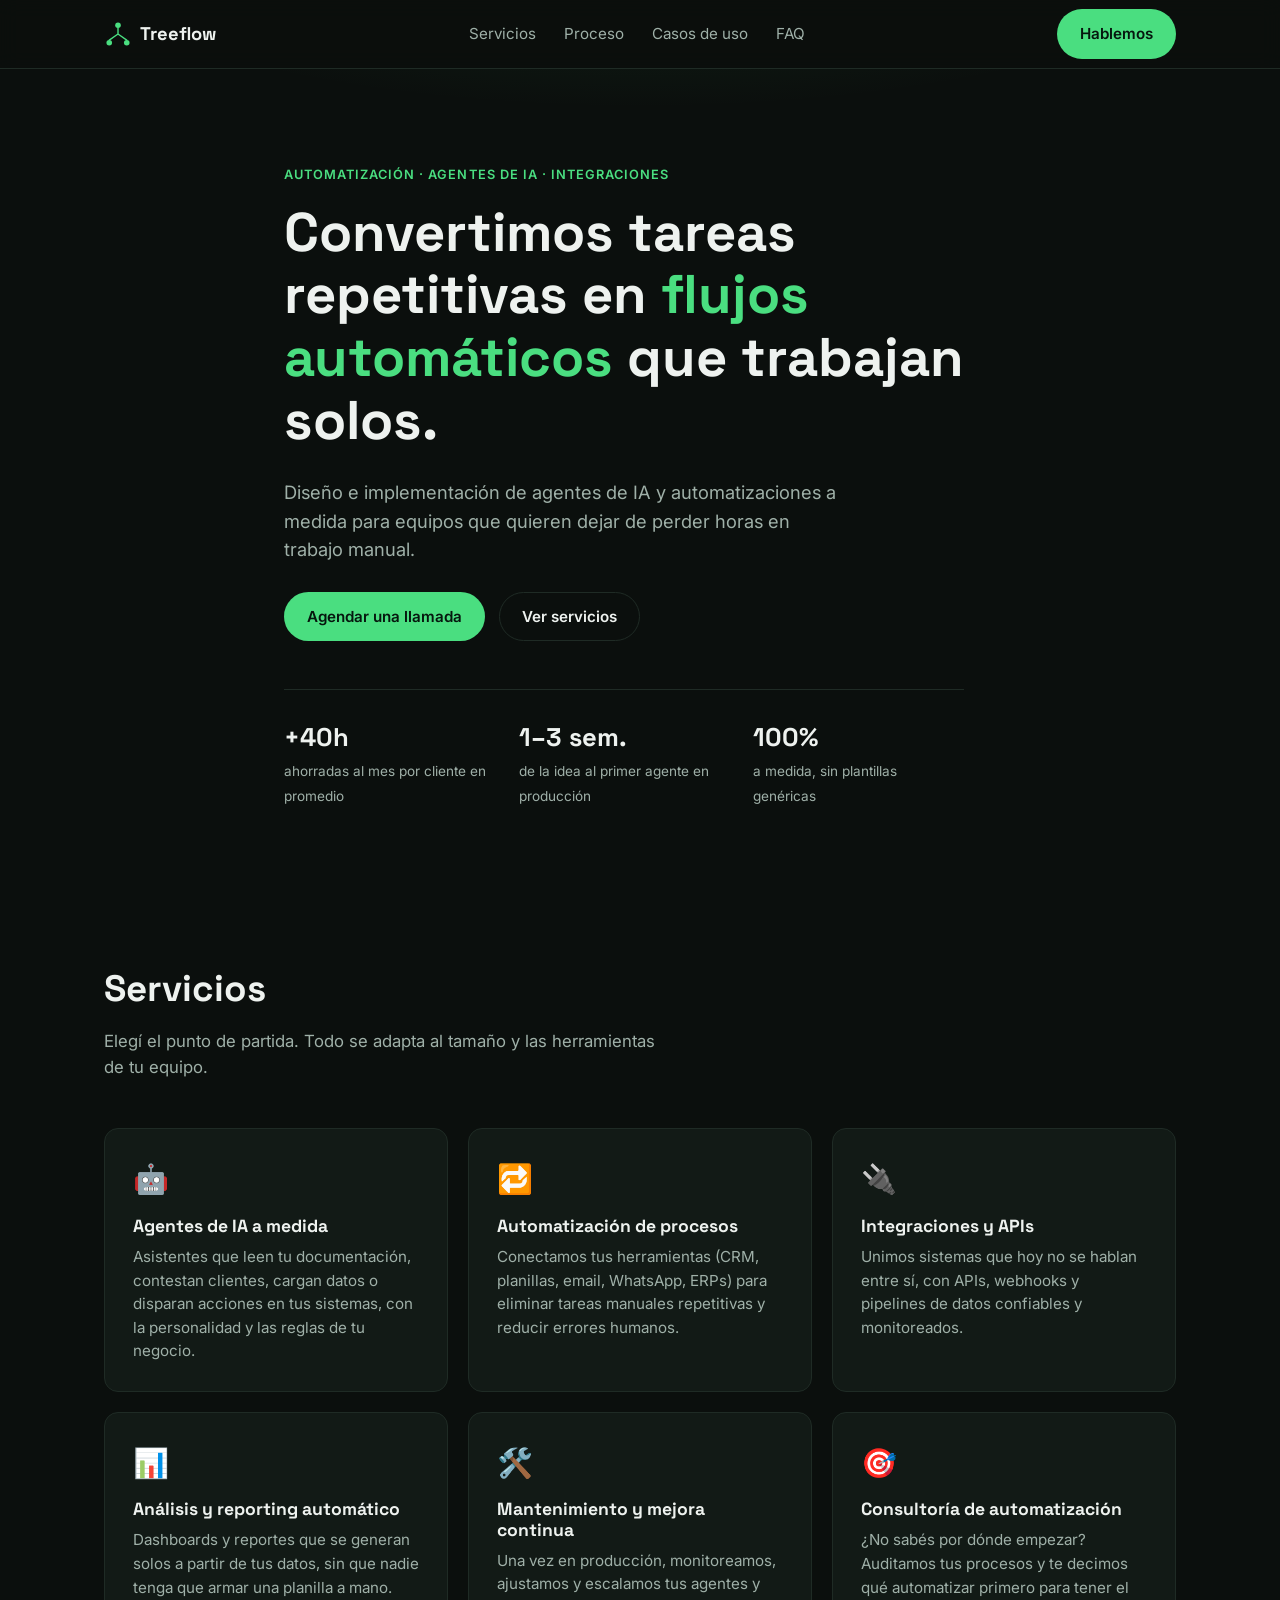
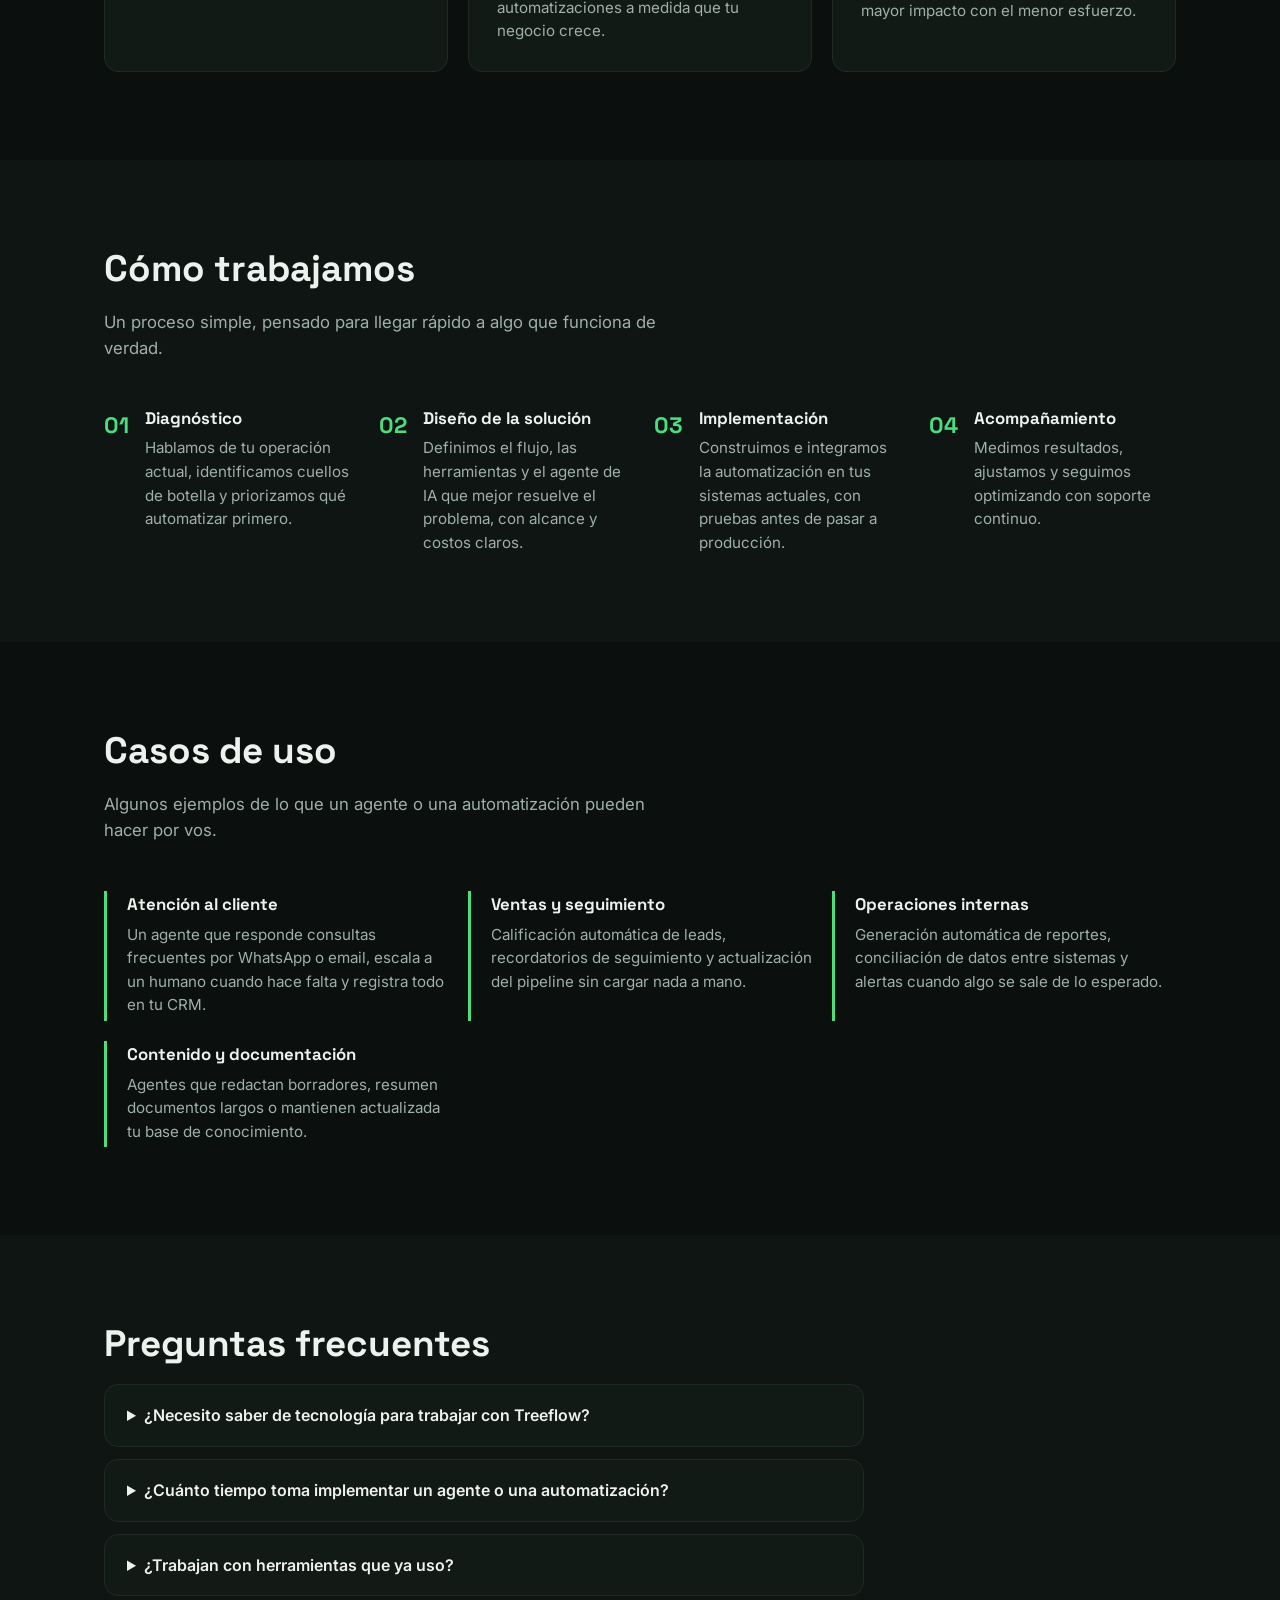
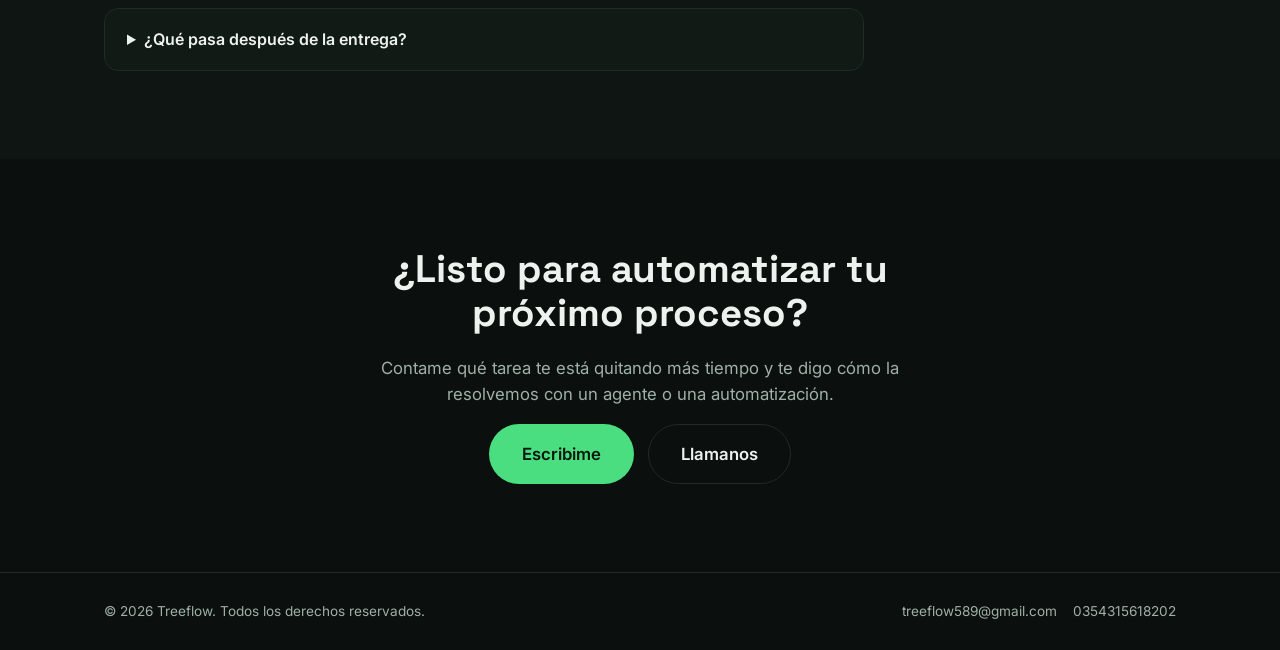
<file: index.html>
<!DOCTYPE html>
<html lang="es">
<head>
<meta charset="UTF-8">
<meta name="viewport" content="width=device-width, initial-scale=1.0">
<title>Treeflow — Automatización y Agentes de IA</title>
<meta name="description" content="Treeflow diseña e implementa automatizaciones y agentes de IA a medida para que tu negocio ahorre tiempo y escale sin fricción.">
<link rel="icon" type="image/svg+xml" href="favicon.svg">
<link rel="preconnect" href="https://fonts.googleapis.com">
<link rel="preconnect" href="https://fonts.gstatic.com" crossorigin>
<link href="https://fonts.googleapis.com/css2?family=Space+Grotesk:wght@400;500;600;700&family=Inter:wght@400;500;600&display=swap" rel="stylesheet">
<link rel="stylesheet" href="css/styles.css">
</head>
<body>

<header class="site-header">
  <div class="container header-inner">
    <a href="#top" class="logo">
      <span class="logo-mark" aria-hidden="true">
        <svg viewBox="0 0 32 32" width="28" height="28">
          <circle cx="16" cy="6" r="3.2" fill="currentColor"/>
          <circle cx="6" cy="26" r="3.2" fill="currentColor"/>
          <circle cx="26" cy="26" r="3.2" fill="currentColor"/>
          <path d="M16 9 V16 M16 16 L6 23 M16 16 L26 23" stroke="currentColor" stroke-width="1.6" fill="none" stroke-linecap="round"/>
        </svg>
      </span>
      Treeflow
    </a>
    <nav class="main-nav" aria-label="Navegación principal">
      <a href="#servicios">Servicios</a>
      <a href="#proceso">Proceso</a>
      <a href="#casos">Casos de uso</a>
      <a href="#faq">FAQ</a>
      <a href="#contacto" class="nav-cta-mobile">Hablemos</a>
    </nav>
    <a href="#contacto" class="btn btn-primary btn-nav">Hablemos</a>
    <button type="button" class="nav-toggle" aria-label="Abrir menú" aria-expanded="false">
      <svg viewBox="0 0 24 24" width="22" height="22" fill="none" stroke="currentColor" stroke-width="2" stroke-linecap="round">
        <line x1="3" y1="6" x2="21" y2="6"/>
        <line x1="3" y1="12" x2="21" y2="12"/>
        <line x1="3" y1="18" x2="21" y2="18"/>
      </svg>
    </button>
  </div>
</header>

<main id="top">

  <section class="hero">
    <div class="container hero-inner">
      <p class="eyebrow">Automatización · Agentes de IA · Integraciones</p>
      <h1>Convertimos tareas repetitivas en <span class="highlight">flujos automáticos</span> que trabajan solos.</h1>
      <p class="hero-sub">Diseño e implementación de agentes de IA y automatizaciones a medida para equipos que quieren dejar de perder horas en trabajo manual.</p>
      <div class="hero-cta">
        <a href="#contacto" class="btn btn-primary">Agendar una llamada</a>
        <a href="#servicios" class="btn btn-ghost">Ver servicios</a>
      </div>
      <div class="hero-stats">
        <div><strong>+40h</strong><span>ahorradas al mes por cliente en promedio</span></div>
        <div><strong>1–3 sem.</strong><span>de la idea al primer agente en producción</span></div>
        <div><strong>100%</strong><span>a medida, sin plantillas genéricas</span></div>
      </div>
    </div>
  </section>

  <section id="servicios" class="section">
    <div class="container">
      <h2 class="section-title">Servicios</h2>
      <p class="section-sub">Elegí el punto de partida. Todo se adapta al tamaño y las herramientas de tu equipo.</p>

      <div class="cards-grid">
        <article class="card">
          <div class="card-icon">🤖</div>
          <h3>Agentes de IA a medida</h3>
          <p>Asistentes que leen tu documentación, contestan clientes, cargan datos o disparan acciones en tus sistemas, con la personalidad y las reglas de tu negocio.</p>
        </article>
        <article class="card">
          <div class="card-icon">🔁</div>
          <h3>Automatización de procesos</h3>
          <p>Conectamos tus herramientas (CRM, planillas, email, WhatsApp, ERPs) para eliminar tareas manuales repetitivas y reducir errores humanos.</p>
        </article>
        <article class="card">
          <div class="card-icon">🔌</div>
          <h3>Integraciones y APIs</h3>
          <p>Unimos sistemas que hoy no se hablan entre sí, con APIs, webhooks y pipelines de datos confiables y monitoreados.</p>
        </article>
        <article class="card">
          <div class="card-icon">📊</div>
          <h3>Análisis y reporting automático</h3>
          <p>Dashboards y reportes que se generan solos a partir de tus datos, sin que nadie tenga que armar una planilla a mano.</p>
        </article>
        <article class="card">
          <div class="card-icon">🛠️</div>
          <h3>Mantenimiento y mejora continua</h3>
          <p>Una vez en producción, monitoreamos, ajustamos y escalamos tus agentes y automatizaciones a medida que tu negocio crece.</p>
        </article>
        <article class="card">
          <div class="card-icon">🎯</div>
          <h3>Consultoría de automatización</h3>
          <p>¿No sabés por dónde empezar? Auditamos tus procesos y te decimos qué automatizar primero para tener el mayor impacto con el menor esfuerzo.</p>
        </article>
      </div>
    </div>
  </section>

  <section id="proceso" class="section section-alt">
    <div class="container">
      <h2 class="section-title">Cómo trabajamos</h2>
      <p class="section-sub">Un proceso simple, pensado para llegar rápido a algo que funciona de verdad.</p>

      <ol class="process-list">
        <li>
          <span class="process-num">01</span>
          <div>
            <h3>Diagnóstico</h3>
            <p>Hablamos de tu operación actual, identificamos cuellos de botella y priorizamos qué automatizar primero.</p>
          </div>
        </li>
        <li>
          <span class="process-num">02</span>
          <div>
            <h3>Diseño de la solución</h3>
            <p>Definimos el flujo, las herramientas y el agente de IA que mejor resuelve el problema, con alcance y costos claros.</p>
          </div>
        </li>
        <li>
          <span class="process-num">03</span>
          <div>
            <h3>Implementación</h3>
            <p>Construimos e integramos la automatización en tus sistemas actuales, con pruebas antes de pasar a producción.</p>
          </div>
        </li>
        <li>
          <span class="process-num">04</span>
          <div>
            <h3>Acompañamiento</h3>
            <p>Medimos resultados, ajustamos y seguimos optimizando con soporte continuo.</p>
          </div>
        </li>
      </ol>
    </div>
  </section>

  <section id="casos" class="section">
    <div class="container">
      <h2 class="section-title">Casos de uso</h2>
      <p class="section-sub">Algunos ejemplos de lo que un agente o una automatización pueden hacer por vos.</p>

      <div class="usecases-grid">
        <div class="usecase">
          <h3>Atención al cliente</h3>
          <p>Un agente que responde consultas frecuentes por WhatsApp o email, escala a un humano cuando hace falta y registra todo en tu CRM.</p>
        </div>
        <div class="usecase">
          <h3>Ventas y seguimiento</h3>
          <p>Calificación automática de leads, recordatorios de seguimiento y actualización del pipeline sin cargar nada a mano.</p>
        </div>
        <div class="usecase">
          <h3>Operaciones internas</h3>
          <p>Generación automática de reportes, conciliación de datos entre sistemas y alertas cuando algo se sale de lo esperado.</p>
        </div>
        <div class="usecase">
          <h3>Contenido y documentación</h3>
          <p>Agentes que redactan borradores, resumen documentos largos o mantienen actualizada tu base de conocimiento.</p>
        </div>
      </div>
    </div>
  </section>

  <section id="faq" class="section section-alt">
    <div class="container">
      <h2 class="section-title">Preguntas frecuentes</h2>
      <div class="faq-list">
        <details>
          <summary>¿Necesito saber de tecnología para trabajar con Treeflow?</summary>
          <p>No. Nos encargamos de toda la parte técnica. Vos aportás el conocimiento de tu negocio y nosotros lo traducimos en automatizaciones y agentes.</p>
        </details>
        <details>
          <summary>¿Cuánto tiempo toma implementar un agente o una automatización?</summary>
          <p>Depende de la complejidad, pero la mayoría de los proyectos tienen una primera versión funcionando en producción entre 1 y 3 semanas.</p>
        </details>
        <details>
          <summary>¿Trabajan con herramientas que ya uso?</summary>
          <p>Sí. Integramos con las herramientas que ya tenés (CRM, planillas, WhatsApp, email, ERPs, bases de datos) en lugar de pedirte que migres todo.</p>
        </details>
        <details>
          <summary>¿Qué pasa después de la entrega?</summary>
          <p>Ofrecemos planes de mantenimiento y mejora continua para que la automatización siga funcionando y evolucionando con tu negocio.</p>
        </details>
      </div>
    </div>
  </section>

  <section id="contacto" class="section cta-section">
    <div class="container cta-inner">
      <h2>¿Listo para automatizar tu próximo proceso?</h2>
      <p>Contame qué tarea te está quitando más tiempo y te digo cómo la resolvemos con un agente o una automatización.</p>
      <div class="cta-buttons">
        <a href="mailto:treeflow589@gmail.com?subject=Quiero%20automatizar%20un%20proceso" class="btn btn-primary btn-large">Escribime</a>
        <a href="tel:0354315618202" class="btn btn-ghost btn-large">Llamanos</a>
      </div>
    </div>
  </section>

</main>

<footer class="site-footer">
  <div class="container footer-inner">
    <span>© <span id="year"></span> Treeflow. Todos los derechos reservados.</span>
    <span class="footer-contact">
      <a href="mailto:treeflow589@gmail.com">treeflow589@gmail.com</a>
      <a href="tel:0354315618202">0354315618202</a>
    </span>
  </div>
</footer>

<script src="js/main.js"></script>
</body>
</html>
</file>
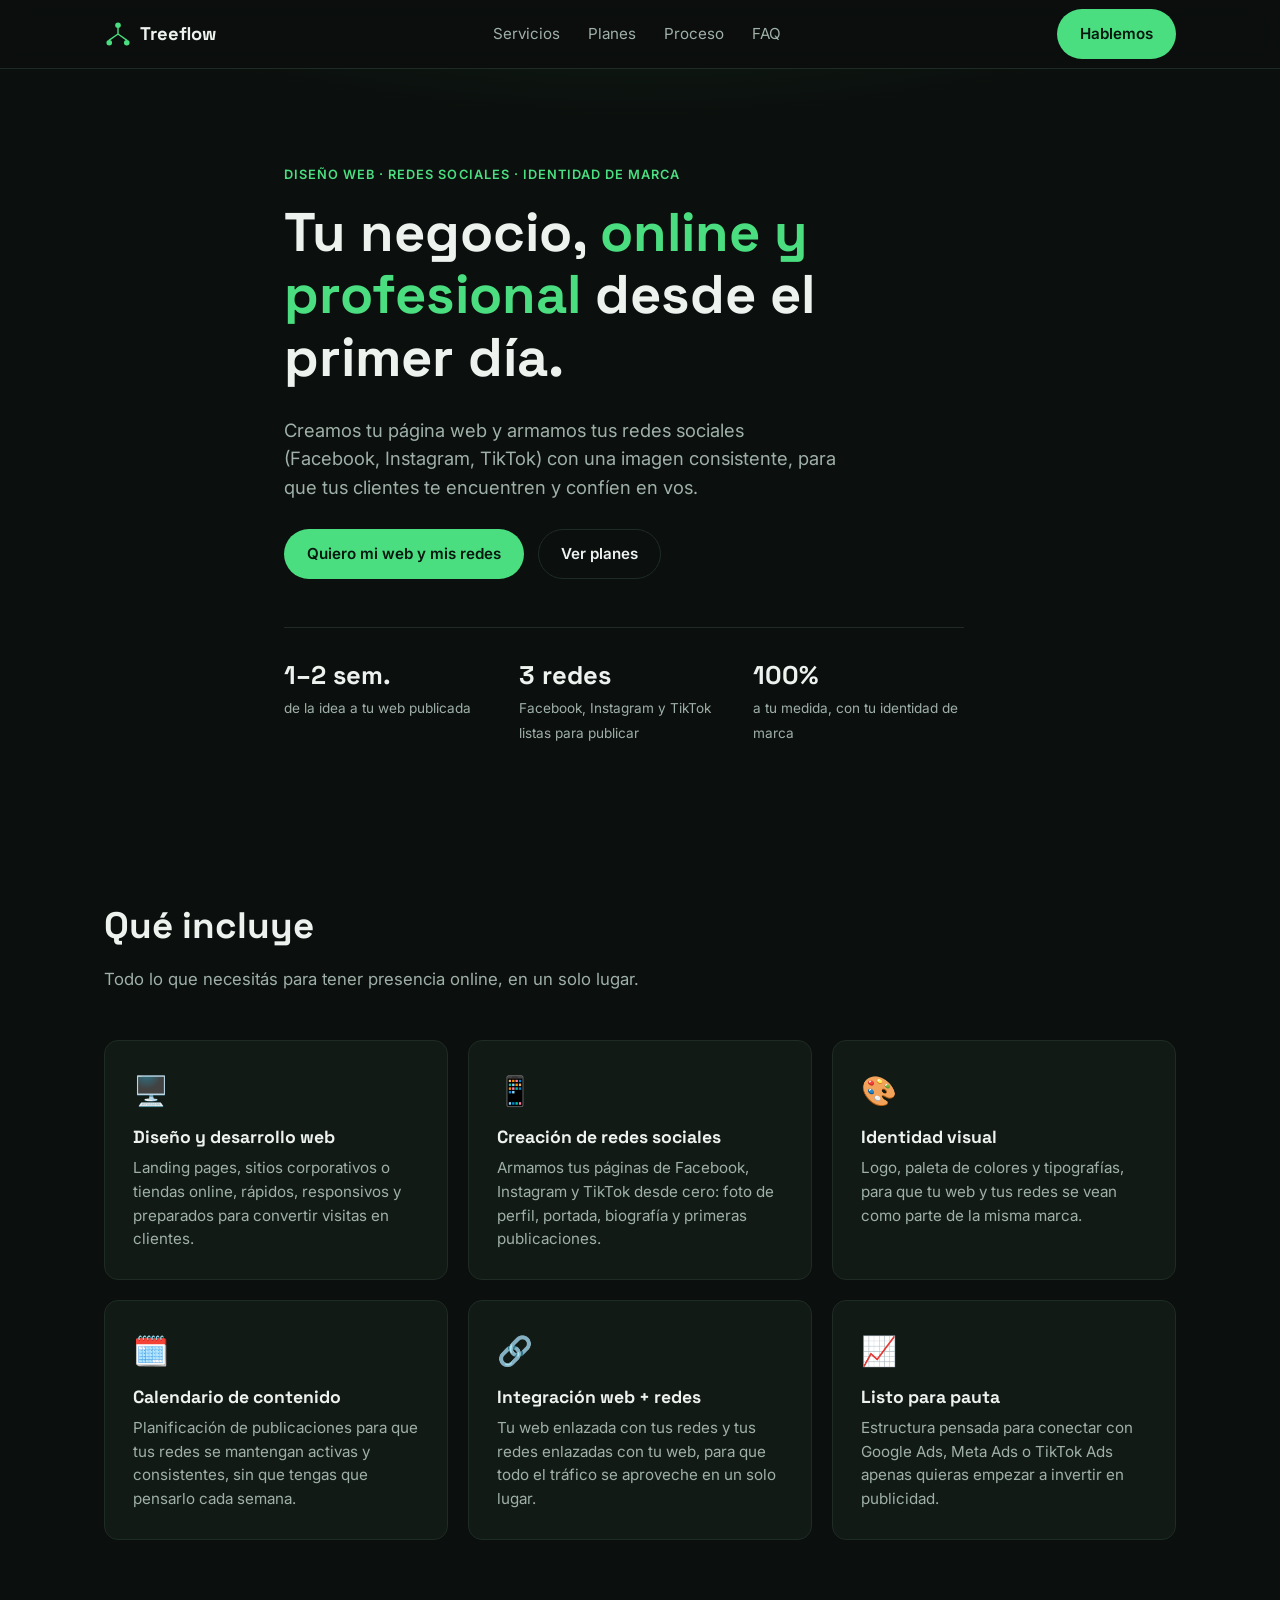
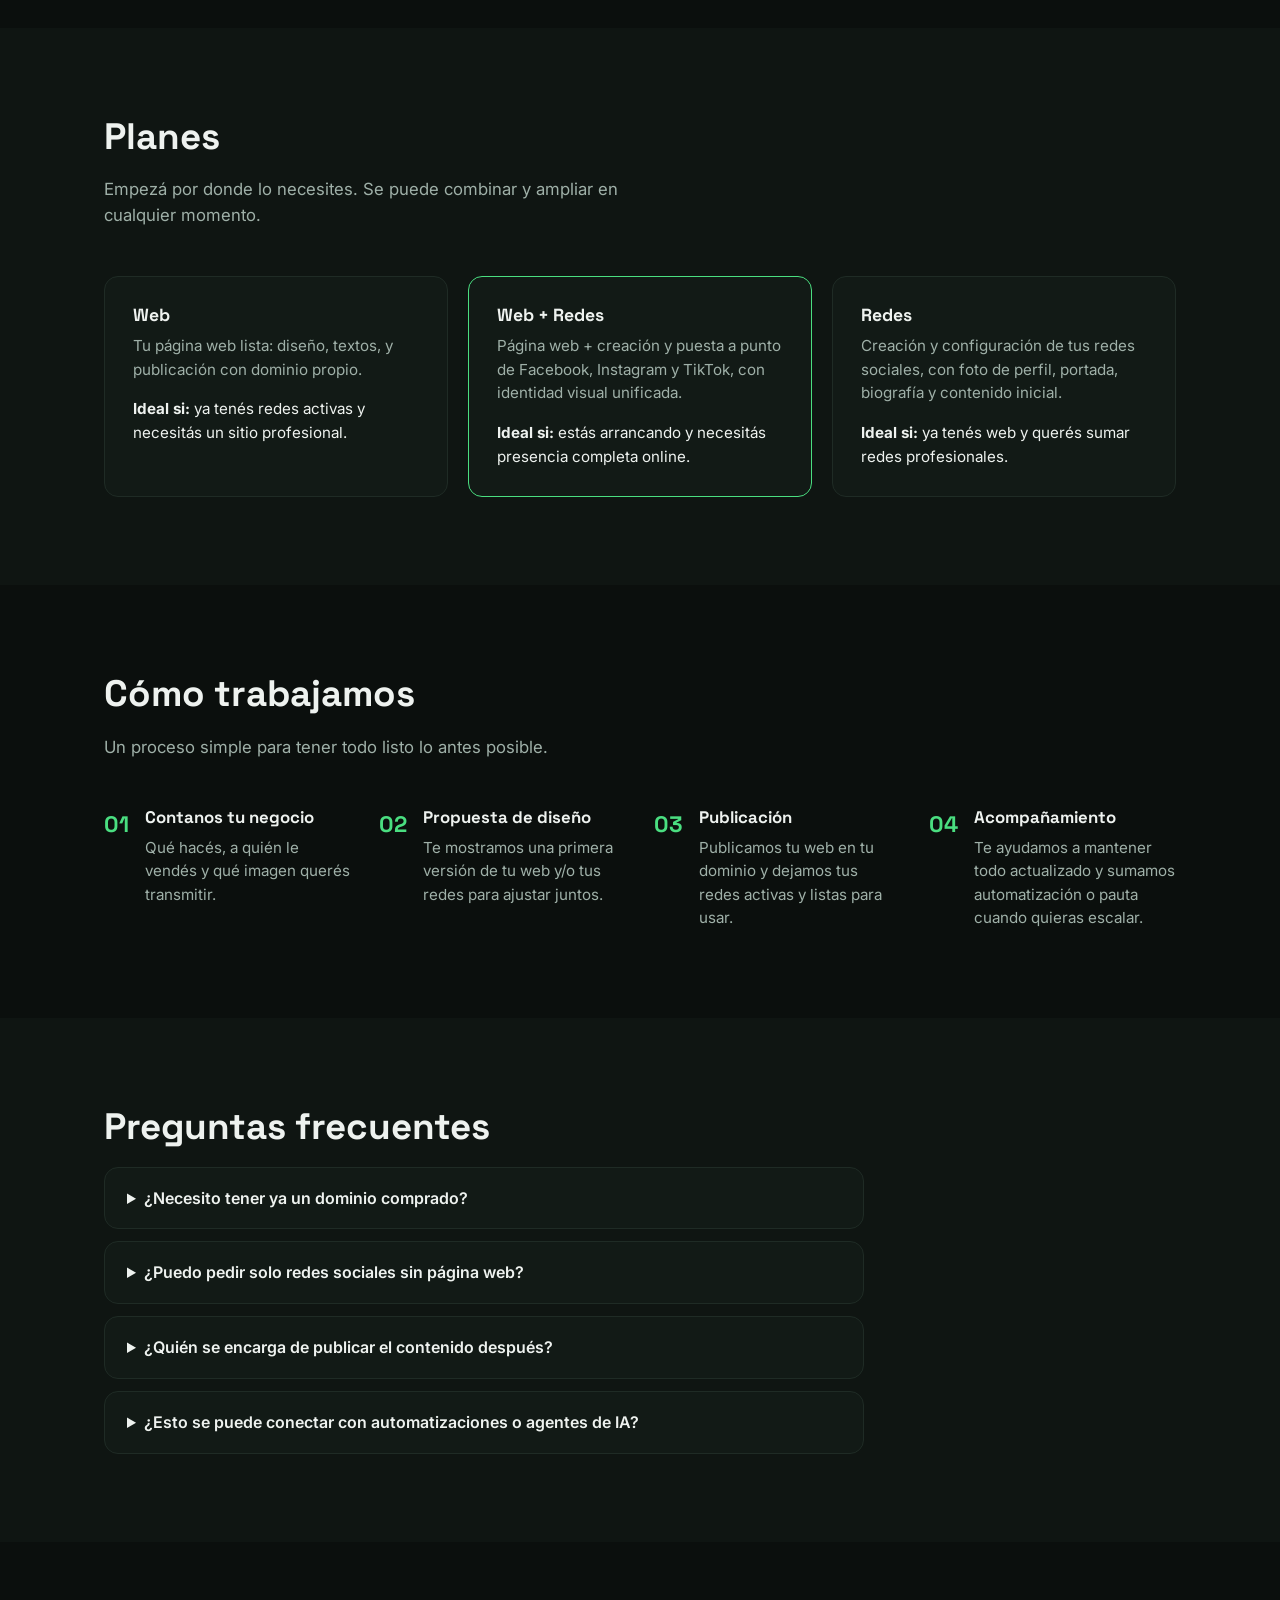
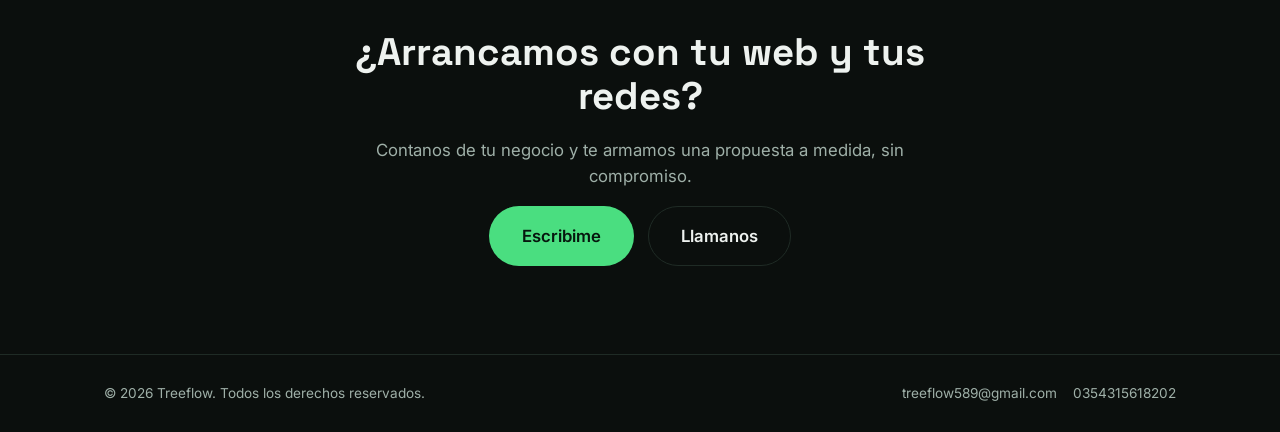
<file: web-y-redes.html>
<!DOCTYPE html>
<html lang="es">
<head>
<meta charset="UTF-8">
<meta name="viewport" content="width=device-width, initial-scale=1.0">
<title>Treeflow — Páginas Web y Redes Sociales</title>
<meta name="description" content="Creamos tu página web y gestionamos tus redes sociales para que tu negocio tenga presencia profesional online desde el primer día.">
<link rel="icon" type="image/svg+xml" href="favicon.svg">
<link rel="preconnect" href="https://fonts.googleapis.com">
<link rel="preconnect" href="https://fonts.gstatic.com" crossorigin>
<link href="https://fonts.googleapis.com/css2?family=Space+Grotesk:wght@400;500;600;700&family=Inter:wght@400;500;600&display=swap" rel="stylesheet">
<link rel="stylesheet" href="css/styles.css">
</head>
<body>

<header class="site-header">
  <div class="container header-inner">
    <a href="index.html" class="logo">
      <span class="logo-mark" aria-hidden="true">
        <svg viewBox="0 0 32 32" width="28" height="28">
          <circle cx="16" cy="6" r="3.2" fill="currentColor"/>
          <circle cx="6" cy="26" r="3.2" fill="currentColor"/>
          <circle cx="26" cy="26" r="3.2" fill="currentColor"/>
          <path d="M16 9 V16 M16 16 L6 23 M16 16 L26 23" stroke="currentColor" stroke-width="1.6" fill="none" stroke-linecap="round"/>
        </svg>
      </span>
      Treeflow
    </a>
    <nav class="main-nav" aria-label="Navegación principal">
      <a href="#servicios">Servicios</a>
      <a href="#planes">Planes</a>
      <a href="#proceso">Proceso</a>
      <a href="#faq">FAQ</a>
      <a href="#contacto" class="nav-cta-mobile">Hablemos</a>
    </nav>
    <a href="#contacto" class="btn btn-primary btn-nav">Hablemos</a>
    <button type="button" class="nav-toggle" aria-label="Abrir menú" aria-expanded="false">
      <svg viewBox="0 0 24 24" width="22" height="22" fill="none" stroke="currentColor" stroke-width="2" stroke-linecap="round">
        <line x1="3" y1="6" x2="21" y2="6"/>
        <line x1="3" y1="12" x2="21" y2="12"/>
        <line x1="3" y1="18" x2="21" y2="18"/>
      </svg>
    </button>
  </div>
</header>

<main id="top">

  <section class="hero">
    <div class="container hero-inner">
      <p class="eyebrow">Diseño Web · Redes Sociales · Identidad de marca</p>
      <h1>Tu negocio, <span class="highlight">online y profesional</span> desde el primer día.</h1>
      <p class="hero-sub">Creamos tu página web y armamos tus redes sociales (Facebook, Instagram, TikTok) con una imagen consistente, para que tus clientes te encuentren y confíen en vos.</p>
      <div class="hero-cta">
        <a href="#contacto" class="btn btn-primary">Quiero mi web y mis redes</a>
        <a href="#planes" class="btn btn-ghost">Ver planes</a>
      </div>
      <div class="hero-stats">
        <div><strong>1–2 sem.</strong><span>de la idea a tu web publicada</span></div>
        <div><strong>3 redes</strong><span>Facebook, Instagram y TikTok listas para publicar</span></div>
        <div><strong>100%</strong><span>a tu medida, con tu identidad de marca</span></div>
      </div>
    </div>
  </section>

  <section id="servicios" class="section">
    <div class="container">
      <h2 class="section-title">Qué incluye</h2>
      <p class="section-sub">Todo lo que necesitás para tener presencia online, en un solo lugar.</p>

      <div class="cards-grid">
        <article class="card">
          <div class="card-icon">🖥️</div>
          <h3>Diseño y desarrollo web</h3>
          <p>Landing pages, sitios corporativos o tiendas online, rápidos, responsivos y preparados para convertir visitas en clientes.</p>
        </article>
        <article class="card">
          <div class="card-icon">📱</div>
          <h3>Creación de redes sociales</h3>
          <p>Armamos tus páginas de Facebook, Instagram y TikTok desde cero: foto de perfil, portada, biografía y primeras publicaciones.</p>
        </article>
        <article class="card">
          <div class="card-icon">🎨</div>
          <h3>Identidad visual</h3>
          <p>Logo, paleta de colores y tipografías, para que tu web y tus redes se vean como parte de la misma marca.</p>
        </article>
        <article class="card">
          <div class="card-icon">🗓️</div>
          <h3>Calendario de contenido</h3>
          <p>Planificación de publicaciones para que tus redes se mantengan activas y consistentes, sin que tengas que pensarlo cada semana.</p>
        </article>
        <article class="card">
          <div class="card-icon">🔗</div>
          <h3>Integración web + redes</h3>
          <p>Tu web enlazada con tus redes y tus redes enlazadas con tu web, para que todo el tráfico se aproveche en un solo lugar.</p>
        </article>
        <article class="card">
          <div class="card-icon">📈</div>
          <h3>Listo para pauta</h3>
          <p>Estructura pensada para conectar con Google Ads, Meta Ads o TikTok Ads apenas quieras empezar a invertir en publicidad.</p>
        </article>
      </div>
    </div>
  </section>

  <section id="planes" class="section section-alt">
    <div class="container">
      <h2 class="section-title">Planes</h2>
      <p class="section-sub">Empezá por donde lo necesites. Se puede combinar y ampliar en cualquier momento.</p>

      <div class="cards-grid">
        <article class="card">
          <h3>Web</h3>
          <p>Tu página web lista: diseño, textos, y publicación con dominio propio.</p>
          <p style="margin-top:16px; color: var(--text);"><strong>Ideal si:</strong> ya tenés redes activas y necesitás un sitio profesional.</p>
        </article>
        <article class="card" style="border-color: var(--accent);">
          <h3>Web + Redes</h3>
          <p>Página web + creación y puesta a punto de Facebook, Instagram y TikTok, con identidad visual unificada.</p>
          <p style="margin-top:16px; color: var(--text);"><strong>Ideal si:</strong> estás arrancando y necesitás presencia completa online.</p>
        </article>
        <article class="card">
          <h3>Redes</h3>
          <p>Creación y configuración de tus redes sociales, con foto de perfil, portada, biografía y contenido inicial.</p>
          <p style="margin-top:16px; color: var(--text);"><strong>Ideal si:</strong> ya tenés web y querés sumar redes profesionales.</p>
        </article>
      </div>
    </div>
  </section>

  <section id="proceso" class="section">
    <div class="container">
      <h2 class="section-title">Cómo trabajamos</h2>
      <p class="section-sub">Un proceso simple para tener todo listo lo antes posible.</p>

      <ol class="process-list">
        <li>
          <span class="process-num">01</span>
          <div>
            <h3>Contanos tu negocio</h3>
            <p>Qué hacés, a quién le vendés y qué imagen querés transmitir.</p>
          </div>
        </li>
        <li>
          <span class="process-num">02</span>
          <div>
            <h3>Propuesta de diseño</h3>
            <p>Te mostramos una primera versión de tu web y/o tus redes para ajustar juntos.</p>
          </div>
        </li>
        <li>
          <span class="process-num">03</span>
          <div>
            <h3>Publicación</h3>
            <p>Publicamos tu web en tu dominio y dejamos tus redes activas y listas para usar.</p>
          </div>
        </li>
        <li>
          <span class="process-num">04</span>
          <div>
            <h3>Acompañamiento</h3>
            <p>Te ayudamos a mantener todo actualizado y sumamos automatización o pauta cuando quieras escalar.</p>
          </div>
        </li>
      </ol>
    </div>
  </section>

  <section id="faq" class="section section-alt">
    <div class="container">
      <h2 class="section-title">Preguntas frecuentes</h2>
      <div class="faq-list">
        <details>
          <summary>¿Necesito tener ya un dominio comprado?</summary>
          <p>No es necesario. Si no tenés uno, te ayudamos a elegirlo y comprarlo antes de publicar tu web.</p>
        </details>
        <details>
          <summary>¿Puedo pedir solo redes sociales sin página web?</summary>
          <p>Sí. Los planes son independientes y se pueden combinar según lo que necesites hoy.</p>
        </details>
        <details>
          <summary>¿Quién se encarga de publicar el contenido después?</summary>
          <p>Te dejamos el calendario de contenido inicial y las cuentas configuradas; si querés que sigamos publicando por vos, lo conversamos como un servicio de mantenimiento aparte.</p>
        </details>
        <details>
          <summary>¿Esto se puede conectar con automatizaciones o agentes de IA?</summary>
          <p>Sí, es el complemento natural de <a href="index.html" style="color: var(--accent);">nuestro servicio de automatización y agentes de IA</a>: primero presencia online, después la parte que ahorra tiempo todos los días.</p>
        </details>
      </div>
    </div>
  </section>

  <section id="contacto" class="section cta-section">
    <div class="container cta-inner">
      <h2>¿Arrancamos con tu web y tus redes?</h2>
      <p>Contanos de tu negocio y te armamos una propuesta a medida, sin compromiso.</p>
      <div class="cta-buttons">
        <a href="mailto:treeflow589@gmail.com?subject=Quiero%20mi%20web%20y%20mis%20redes" class="btn btn-primary btn-large">Escribime</a>
        <a href="tel:0354315618202" class="btn btn-ghost btn-large">Llamanos</a>
      </div>
    </div>
  </section>

</main>

<footer class="site-footer">
  <div class="container footer-inner">
    <span>© <span id="year"></span> Treeflow. Todos los derechos reservados.</span>
    <span class="footer-contact">
      <a href="mailto:treeflow589@gmail.com">treeflow589@gmail.com</a>
      <a href="tel:0354315618202">0354315618202</a>
    </span>
  </div>
</footer>

<script src="js/main.js"></script>
</body>
</html>
</file>
<file: css/styles.css>
:root {
  color-scheme: dark;
  --bg: #0b0f0d;
  --bg-alt: #0f1512;
  --surface: #121a16;
  --surface-border: #1f2b25;
  --text: #eef2ef;
  --text-muted: #9fb0a8;
  --accent: #4ade80;
  --accent-strong: #22c55e;
  --accent-soft: rgba(74, 222, 128, 0.12);
  --font-display: "Space Grotesk", "Inter", system-ui, sans-serif;
  --font-body: "Inter", system-ui, sans-serif;
  --radius: 14px;
  --max-width: 1120px;
}

* { box-sizing: border-box; }

html { scroll-behavior: smooth; }

body {
  margin: 0;
  background: var(--bg);
  color: var(--text);
  font-family: var(--font-body);
  line-height: 1.55;
  -webkit-font-smoothing: antialiased;
}

h1, h2, h3 {
  font-family: var(--font-display);
  line-height: 1.15;
  margin: 0 0 0.5em;
}

p { margin: 0 0 1em; color: var(--text-muted); }

a { color: inherit; text-decoration: none; }

.container {
  max-width: var(--max-width);
  margin: 0 auto;
  padding: 0 24px;
}

/* Header */

.site-header {
  position: sticky;
  top: 0;
  z-index: 50;
  backdrop-filter: blur(10px);
  background: color-mix(in srgb, var(--bg) 82%, transparent);
  border-bottom: 1px solid var(--surface-border);
}

.header-inner {
  display: flex;
  align-items: center;
  justify-content: space-between;
  height: 68px;
}

.logo {
  display: flex;
  align-items: center;
  gap: 8px;
  font-family: var(--font-display);
  font-weight: 700;
  font-size: 1.15rem;
  color: var(--text);
}

.logo-mark { color: var(--accent); display: inline-flex; }

.main-nav {
  display: flex;
  gap: 28px;
}

.main-nav a {
  font-size: 0.95rem;
  color: var(--text-muted);
  transition: color 0.15s ease;
}

.main-nav a:hover { color: var(--text); }

a.btn-nav, a.nav-cta-mobile { display: none; }

.nav-toggle {
  display: inline-flex;
  align-items: center;
  justify-content: center;
  width: 40px;
  height: 40px;
  padding: 0;
  border-radius: 10px;
  border: 1px solid var(--surface-border);
  background: transparent;
  color: var(--text);
  cursor: pointer;
}

@media (max-width: 799px) {
  .main-nav {
    position: absolute;
    top: 68px;
    left: 0;
    right: 0;
    flex-direction: column;
    align-items: stretch;
    gap: 0;
    max-height: 0;
    overflow: hidden;
    background: var(--bg);
    border-bottom: 1px solid var(--surface-border);
    transition: max-height 0.25s ease;
  }

  .main-nav.is-open {
    max-height: 360px;
  }

  .main-nav a {
    padding: 16px 24px;
    border-top: 1px solid var(--surface-border);
    font-size: 1rem;
  }

  a.nav-cta-mobile {
    display: block;
    color: var(--accent);
    font-weight: 600;
  }
}

@media (min-width: 800px) {
  a.btn-nav { display: inline-flex; }
  .nav-toggle { display: none; }
}

/* Buttons */

.btn {
  display: inline-flex;
  align-items: center;
  justify-content: center;
  gap: 8px;
  padding: 12px 22px;
  border-radius: 999px;
  font-weight: 600;
  font-size: 0.95rem;
  border: 1px solid transparent;
  cursor: pointer;
  transition: transform 0.15s ease, background 0.15s ease, border-color 0.15s ease;
}

.btn-primary {
  background: var(--accent);
  color: #06170e;
}

.btn-primary:hover { background: var(--accent-strong); transform: translateY(-1px); }

.btn-ghost {
  border-color: var(--surface-border);
  color: var(--text);
}

.btn-ghost:hover { border-color: var(--accent); color: var(--accent); }

.btn-large { padding: 16px 32px; font-size: 1.05rem; }

/* Hero */

.hero {
  padding: 96px 0 72px;
  position: relative;
  overflow: hidden;
}

.hero::before {
  content: "";
  position: absolute;
  inset: -20% -10% auto -10%;
  height: 480px;
  background: radial-gradient(60% 60% at 50% 0%, var(--accent-soft), transparent 70%);
  pointer-events: none;
}

.hero-inner { position: relative; max-width: 760px; }

.eyebrow {
  color: var(--accent);
  text-transform: uppercase;
  letter-spacing: 0.08em;
  font-size: 0.8rem;
  font-weight: 600;
  margin-bottom: 16px;
}

.hero h1 {
  font-size: clamp(2.1rem, 5vw, 3.4rem);
  font-weight: 700;
  color: var(--text);
}

.highlight { color: var(--accent); }

.hero-sub {
  font-size: 1.15rem;
  max-width: 560px;
}

.hero-cta {
  display: flex;
  flex-wrap: wrap;
  gap: 14px;
  margin: 28px 0 48px;
}

.hero-stats {
  display: grid;
  grid-template-columns: repeat(auto-fit, minmax(160px, 1fr));
  gap: 24px;
  max-width: 680px;
  padding-top: 28px;
  border-top: 1px solid var(--surface-border);
}

.hero-stats strong {
  display: block;
  font-family: var(--font-display);
  font-size: 1.6rem;
  color: var(--text);
}

.hero-stats span {
  font-size: 0.85rem;
  color: var(--text-muted);
}

/* Sections */

.section { padding: 88px 0; }

.section-alt { background: var(--bg-alt); }

.section-title {
  font-size: clamp(1.7rem, 3.5vw, 2.3rem);
  color: var(--text);
}

.section-sub {
  max-width: 560px;
  font-size: 1.05rem;
  margin-bottom: 48px;
}

/* Cards */

.cards-grid {
  display: grid;
  grid-template-columns: repeat(auto-fit, minmax(260px, 1fr));
  gap: 20px;
}

.card {
  background: var(--surface);
  border: 1px solid var(--surface-border);
  border-radius: var(--radius);
  padding: 28px;
  transition: border-color 0.15s ease, transform 0.15s ease;
}

.card:hover {
  border-color: var(--accent);
  transform: translateY(-2px);
}

.card-icon { font-size: 1.8rem; margin-bottom: 14px; }

.card h3 { font-size: 1.1rem; color: var(--text); }

.card p { font-size: 0.95rem; margin-bottom: 0; }

/* Process */

.process-list {
  list-style: none;
  margin: 0;
  padding: 0;
  display: grid;
  grid-template-columns: repeat(auto-fit, minmax(230px, 1fr));
  gap: 28px;
}

.process-list li {
  display: flex;
  gap: 16px;
}

.process-num {
  font-family: var(--font-display);
  font-weight: 700;
  color: var(--accent);
  font-size: 1.4rem;
  flex-shrink: 0;
}

.process-list h3 { font-size: 1.05rem; color: var(--text); }

.process-list p { font-size: 0.95rem; margin-bottom: 0; }

/* Use cases */

.usecases-grid {
  display: grid;
  grid-template-columns: repeat(auto-fit, minmax(260px, 1fr));
  gap: 20px;
}

.usecase {
  border-left: 3px solid var(--accent);
  padding: 4px 0 4px 20px;
}

.usecase h3 { font-size: 1.05rem; color: var(--text); }

.usecase p { font-size: 0.95rem; margin-bottom: 0; }

/* FAQ */

.faq-list {
  display: flex;
  flex-direction: column;
  gap: 12px;
  max-width: 760px;
}

.faq-list details {
  background: var(--surface);
  border: 1px solid var(--surface-border);
  border-radius: var(--radius);
  padding: 18px 22px;
}

.faq-list summary {
  cursor: pointer;
  font-weight: 600;
  color: var(--text);
  font-size: 1rem;
}

.faq-list p {
  margin: 14px 0 0;
  font-size: 0.95rem;
}

/* CTA */

.cta-section { text-align: center; }

.cta-inner {
  max-width: 620px;
}

.cta-section h2 {
  font-size: clamp(1.8rem, 4vw, 2.4rem);
  color: var(--text);
}

.cta-section p { font-size: 1.05rem; }

.cta-buttons {
  display: flex;
  flex-wrap: wrap;
  justify-content: center;
  gap: 14px;
  margin-top: 8px;
}

/* Footer */

.site-footer {
  border-top: 1px solid var(--surface-border);
  padding: 28px 0;
}

.footer-inner {
  display: flex;
  flex-wrap: wrap;
  gap: 12px;
  justify-content: space-between;
  font-size: 0.85rem;
  color: var(--text-muted);
}

.footer-inner a:hover { color: var(--accent); }

.footer-contact {
  display: flex;
  flex-wrap: wrap;
  gap: 16px;
}
</file>
